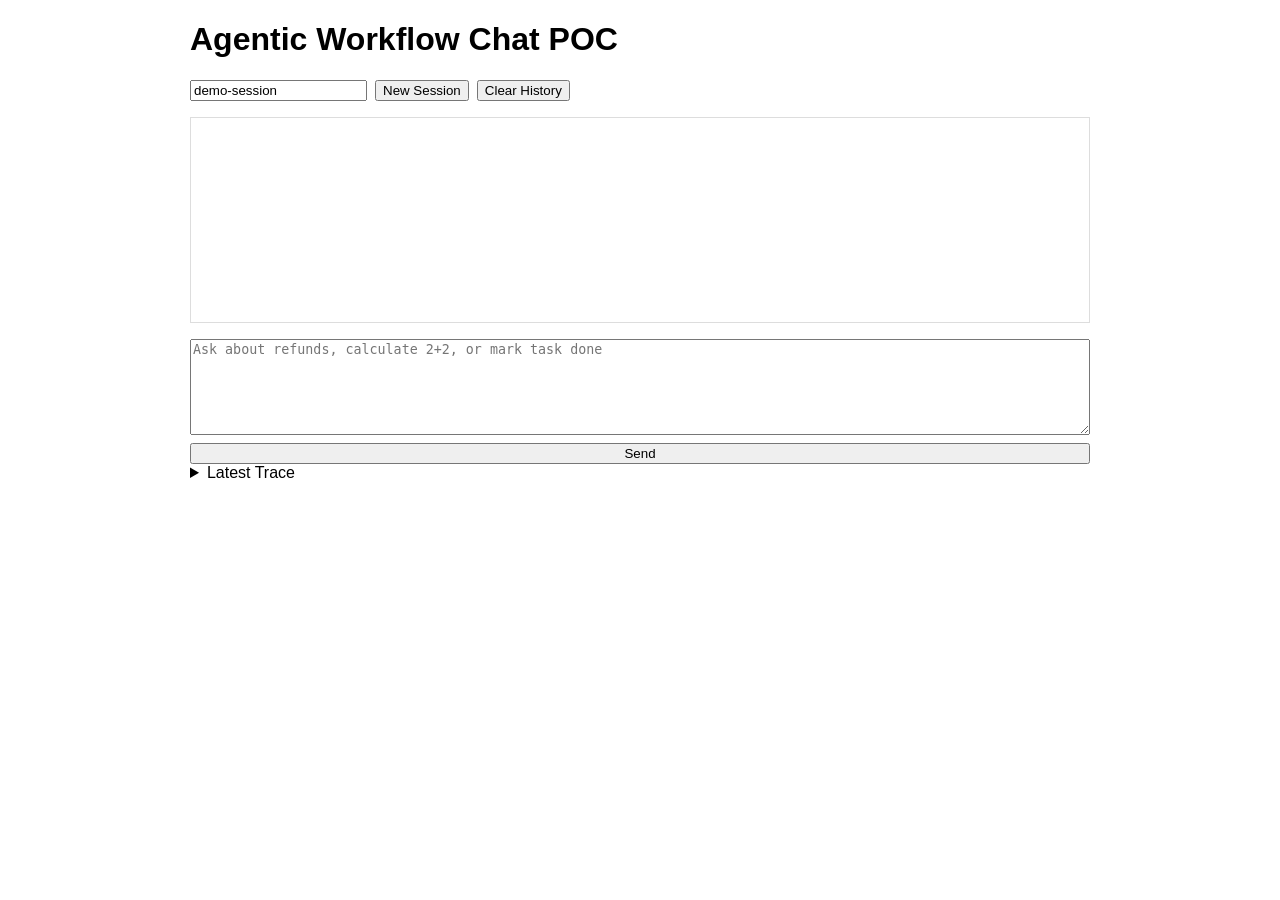
<file: apps/agentic-poc/frontend/index.html>
<!doctype html>
<html lang="en">
  <head>
    <meta charset="UTF-8" />
    <meta name="viewport" content="width=device-width, initial-scale=1.0" />
    <title>Agentic Workflow POC</title>
    <link rel="stylesheet" href="./styles.css" />
  </head>
  <body>
    <main>
      <h1>Agentic Workflow Chat POC</h1>
      <div class="controls">
        <input id="sessionId" value="demo-session" />
        <button id="newSession">New Session</button>
        <button id="clearSession">Clear History</button>
      </div>
      <section id="timeline" class="timeline"></section>
      <form id="chatForm" class="chat-form">
        <textarea id="message" placeholder="Ask about refunds, calculate 2+2, or mark task done"></textarea>
        <button type="submit">Send</button>
      </form>
      <details>
        <summary>Latest Trace</summary>
        <pre id="tracePanel"></pre>
      </details>
      <p id="status"></p>
    </main>
    <script src="./main.js"></script>
  </body>
</html>
</file>
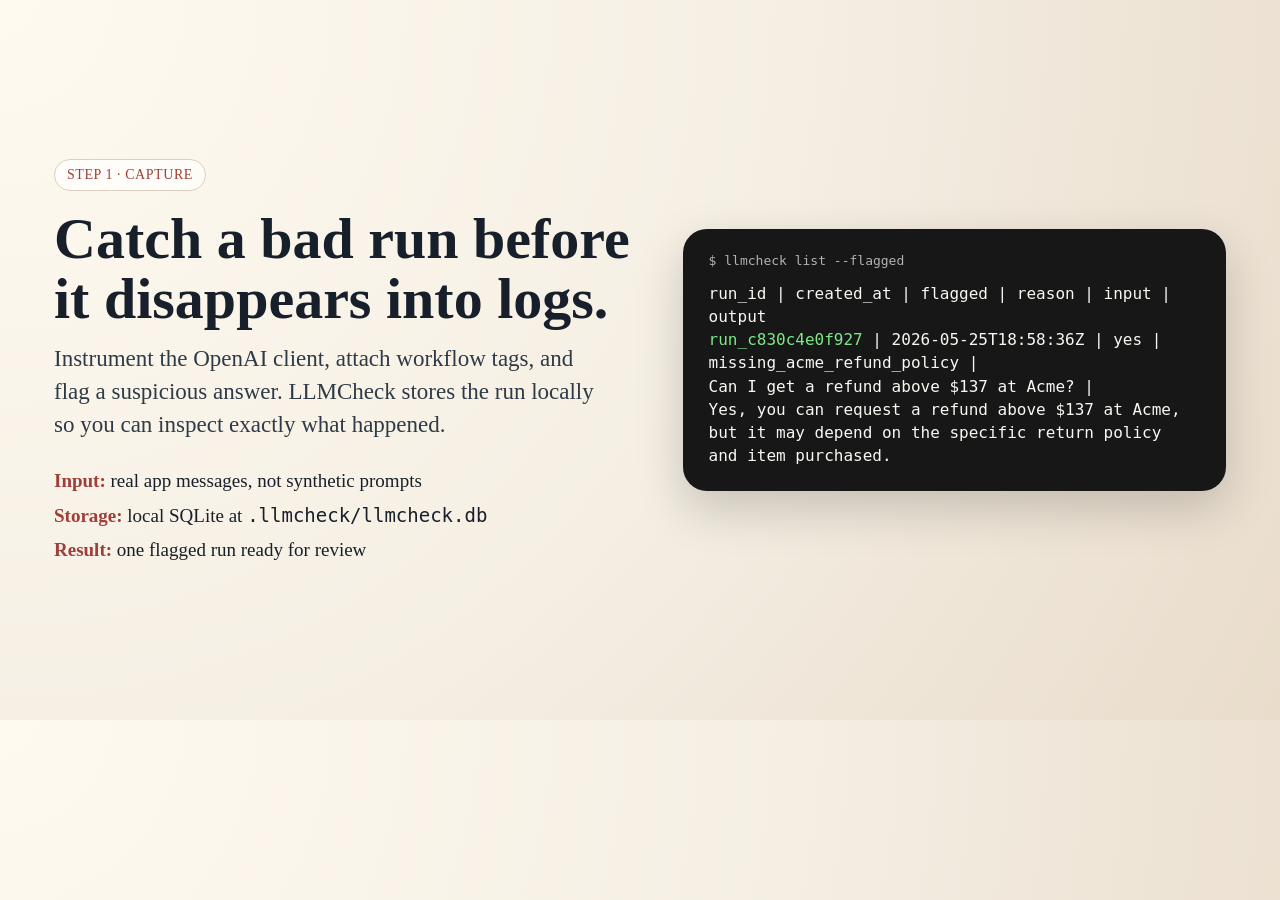
<file: docs/assets/readme-demo/slide-1.html>
<!doctype html>
<html lang="en">
<head>
  <meta charset="utf-8" />
  <meta name="viewport" content="width=device-width, initial-scale=1" />
  <title>LLMCheck Demo - Capture</title>
  <style>
    :root {
      --bg: #f4eee3;
      --panel: #fffdfa;
      --ink: #17202a;
      --muted: #5f6b76;
      --edge: #dccfbe;
      --accent: #9f3f37;
      --terminal: #171717;
      --terminal-ink: #f8f8f2;
      --ok: #7ee787;
    }
    * { box-sizing: border-box; }
    body {
      margin: 0;
      font-family: Georgia, "Times New Roman", serif;
      background: radial-gradient(circle at top left, #fffaf0 0%, var(--bg) 55%, #e9dccb 100%);
      color: var(--ink);
    }
    .wrap {
      width: 1280px;
      min-height: 720px;
      margin: 0 auto;
      padding: 44px 54px;
      display: grid;
      grid-template-columns: 1.05fr 0.95fr;
      gap: 28px;
      align-items: center;
    }
    .eyebrow {
      display: inline-block;
      padding: 7px 12px;
      border: 1px solid var(--edge);
      border-radius: 999px;
      color: var(--accent);
      font-size: 14px;
      letter-spacing: .04em;
      text-transform: uppercase;
      background: rgba(255,255,255,0.72);
    }
    h1 {
      margin: 18px 0 12px;
      font-size: 58px;
      line-height: 1.04;
    }
    .lead {
      margin: 0;
      max-width: 560px;
      font-size: 23px;
      line-height: 1.45;
      color: #2e3b46;
    }
    .points {
      margin-top: 28px;
      display: grid;
      gap: 12px;
      font-size: 19px;
    }
    .point strong { color: var(--accent); }
    .term {
      background: var(--terminal);
      color: var(--terminal-ink);
      border-radius: 24px;
      padding: 24px 26px;
      box-shadow: 0 18px 48px rgba(0,0,0,0.18);
      font-family: ui-monospace, SFMono-Regular, Menlo, monospace;
    }
    .term .title {
      color: #b3b3b3;
      font-size: 13px;
      margin-bottom: 14px;
    }
    pre {
      margin: 0;
      white-space: pre-wrap;
      font-size: 16px;
      line-height: 1.45;
    }
    .good { color: var(--ok); }
  </style>
</head>
<body>
  <div class="wrap">
    <section>
      <div class="eyebrow">Step 1 · Capture</div>
      <h1>Catch a bad run before it disappears into logs.</h1>
      <p class="lead">
        Instrument the OpenAI client, attach workflow tags, and flag a suspicious answer.
        LLMCheck stores the run locally so you can inspect exactly what happened.
      </p>
      <div class="points">
        <div class="point"><strong>Input:</strong> real app messages, not synthetic prompts</div>
        <div class="point"><strong>Storage:</strong> local SQLite at <code>.llmcheck/llmcheck.db</code></div>
        <div class="point"><strong>Result:</strong> one flagged run ready for review</div>
      </div>
    </section>
    <section class="term">
      <div class="title">$ llmcheck list --flagged</div>
      <pre>run_id | created_at | flagged | reason | input | output
<span class="good">run_c830c4e0f927</span> | 2026-05-25T18:58:36Z | yes | missing_acme_refund_policy |
Can I get a refund above $137 at Acme? |
Yes, you can request a refund above $137 at Acme,
but it may depend on the specific return policy
and item purchased.</pre>
    </section>
  </div>
</body>
</html>
</file>
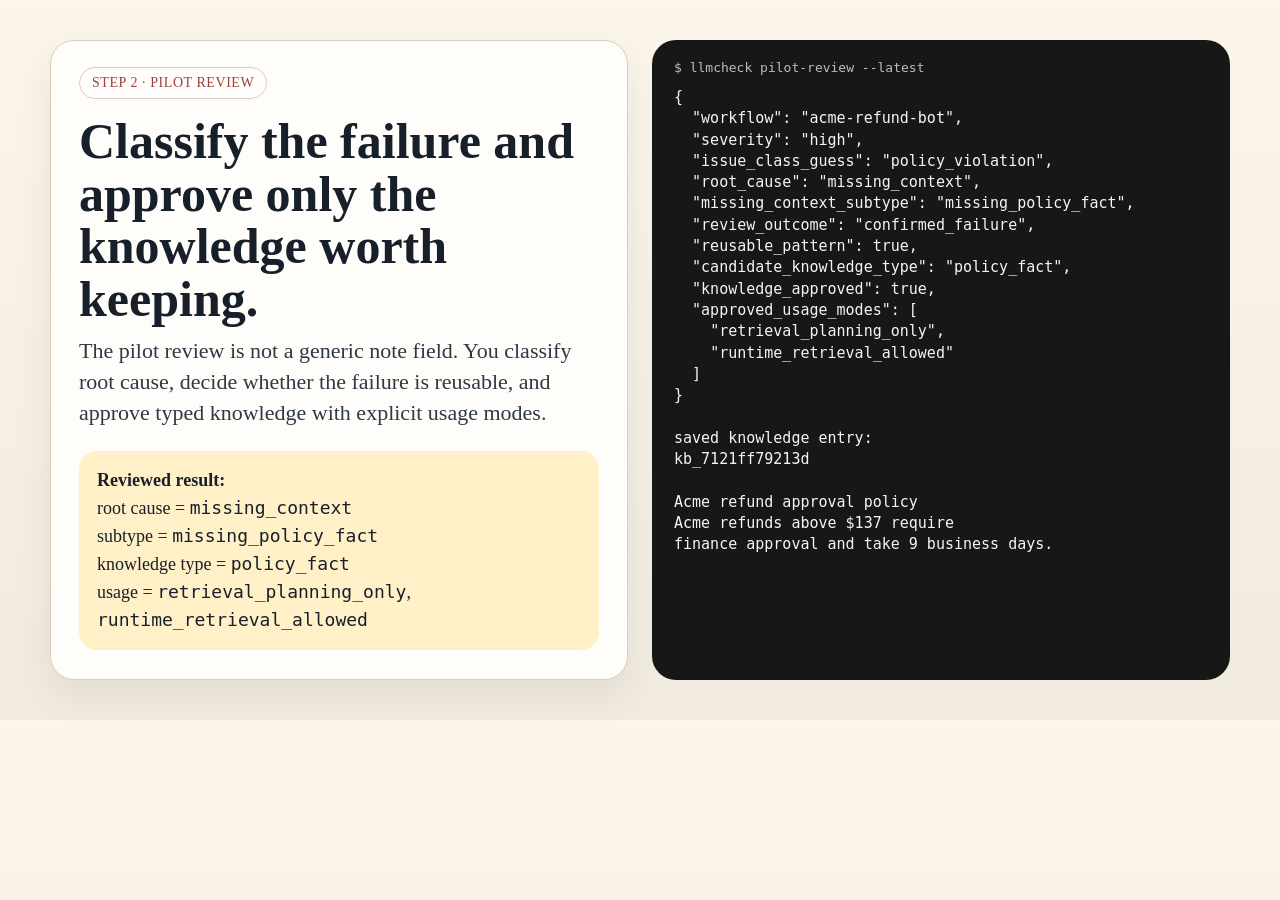
<file: docs/assets/readme-demo/slide-2.html>
<!doctype html>
<html lang="en">
<head>
  <meta charset="utf-8" />
  <meta name="viewport" content="width=device-width, initial-scale=1" />
  <title>LLMCheck Demo - Review</title>
  <style>
    :root {
      --bg: #f0eadf;
      --panel: #fffdfa;
      --ink: #17202a;
      --muted: #697481;
      --edge: #d9cfbf;
      --accent: #9c413b;
      --terminal: #171717;
      --terminal-ink: #f5f5f5;
      --note: #fff0c7;
    }
    * { box-sizing: border-box; }
    body {
      margin: 0;
      font-family: Georgia, "Times New Roman", serif;
      background: linear-gradient(180deg, #fbf5ea 0%, var(--bg) 100%);
      color: var(--ink);
    }
    .wrap {
      width: 1280px;
      min-height: 720px;
      margin: 0 auto;
      padding: 40px 50px;
      display: grid;
      grid-template-columns: 1fr 1fr;
      gap: 24px;
      align-items: stretch;
    }
    .panel {
      background: var(--panel);
      border: 1px solid var(--edge);
      border-radius: 24px;
      padding: 26px 28px;
      box-shadow: 0 14px 40px rgba(0,0,0,0.07);
    }
    .eyebrow {
      display: inline-block;
      padding: 7px 12px;
      border: 1px solid var(--edge);
      border-radius: 999px;
      color: var(--accent);
      font-size: 14px;
      letter-spacing: .04em;
      text-transform: uppercase;
      background: rgba(255,255,255,0.72);
    }
    h1 {
      margin: 16px 0 10px;
      font-size: 50px;
      line-height: 1.05;
    }
    .lead {
      margin: 0 0 22px;
      font-size: 22px;
      line-height: 1.42;
      color: #2f3943;
    }
    .note {
      background: var(--note);
      border-radius: 18px;
      padding: 16px 18px;
      font-size: 18px;
      line-height: 1.5;
    }
    .term {
      background: var(--terminal);
      color: var(--terminal-ink);
      border-radius: 24px;
      padding: 20px 22px;
      font-family: ui-monospace, SFMono-Regular, Menlo, monospace;
      height: 100%;
    }
    .term .title {
      color: #bdbdbd;
      font-size: 13px;
      margin-bottom: 12px;
    }
    pre {
      margin: 0;
      font-size: 15px;
      line-height: 1.42;
      white-space: pre-wrap;
    }
  </style>
</head>
<body>
  <div class="wrap">
    <section class="panel">
      <div class="eyebrow">Step 2 · Pilot Review</div>
      <h1>Classify the failure and approve only the knowledge worth keeping.</h1>
      <p class="lead">
        The pilot review is not a generic note field. You classify root cause, decide whether the failure is reusable, and approve typed knowledge with explicit usage modes.
      </p>
      <div class="note">
        <strong>Reviewed result:</strong><br />
        root cause = <code>missing_context</code><br />
        subtype = <code>missing_policy_fact</code><br />
        knowledge type = <code>policy_fact</code><br />
        usage = <code>retrieval_planning_only</code>, <code>runtime_retrieval_allowed</code>
      </div>
    </section>
    <section class="term">
      <div class="title">$ llmcheck pilot-review --latest</div>
      <pre>{
  "workflow": "acme-refund-bot",
  "severity": "high",
  "issue_class_guess": "policy_violation",
  "root_cause": "missing_context",
  "missing_context_subtype": "missing_policy_fact",
  "review_outcome": "confirmed_failure",
  "reusable_pattern": true,
  "candidate_knowledge_type": "policy_fact",
  "knowledge_approved": true,
  "approved_usage_modes": [
    "retrieval_planning_only",
    "runtime_retrieval_allowed"
  ]
}

saved knowledge entry:
kb_7121ff79213d

Acme refund approval policy
Acme refunds above $137 require
finance approval and take 9 business days.</pre>
    </section>
  </div>
</body>
</html>
</file>
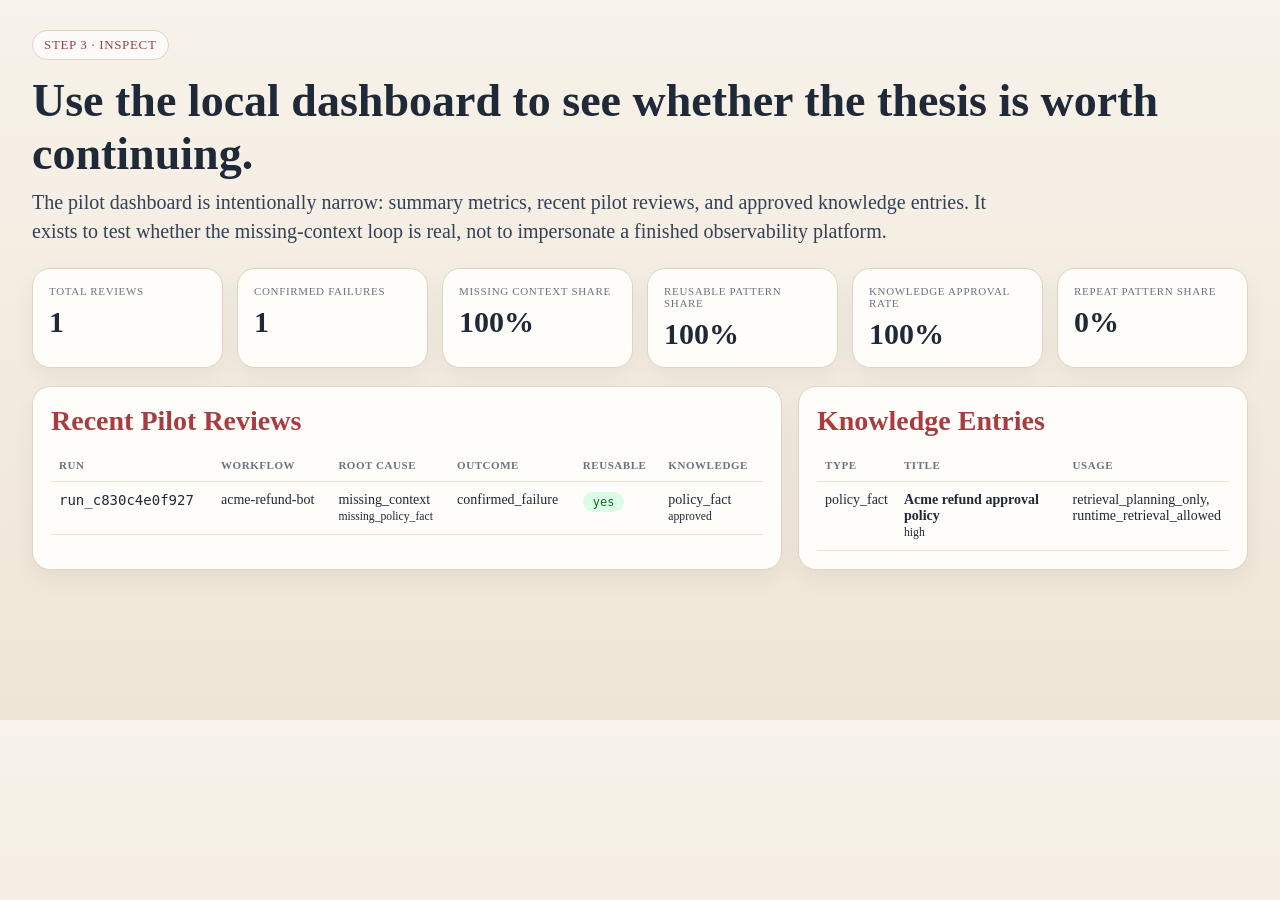
<file: docs/assets/readme-demo/slide-3.html>
<!doctype html>
<html lang="en">
<head>
  <meta charset="utf-8" />
  <meta name="viewport" content="width=device-width, initial-scale=1" />
  <title>LLMCheck Demo - Dashboard</title>
  <style>
    :root {
      --bg: #f6efe5;
      --panel: #fffdf9;
      --ink: #1f2937;
      --muted: #6b7280;
      --edge: #dfd3c3;
      --accent: #a63d40;
      --ok: #166534;
      --soft: #ede1cf;
    }
    * { box-sizing: border-box; }
    body {
      margin: 0;
      font-family: Georgia, "Times New Roman", serif;
      background: linear-gradient(180deg, #f7f2ea, #efe5d6);
      color: var(--ink);
    }
    .wrap {
      width: 1280px;
      min-height: 720px;
      margin: 0 auto;
      padding: 30px 32px 36px;
    }
    .hero {
      margin-bottom: 20px;
    }
    .eyebrow {
      display: inline-block;
      padding: 6px 11px;
      border: 1px solid var(--edge);
      border-radius: 999px;
      color: var(--accent);
      font-size: 13px;
      letter-spacing: .05em;
      text-transform: uppercase;
      background: rgba(255,255,255,0.72);
    }
    h1 {
      margin: 14px 0 8px;
      font-size: 46px;
    }
    .lead {
      margin: 0;
      font-size: 20px;
      line-height: 1.45;
      max-width: 980px;
      color: #334155;
    }
    .grid {
      display: grid;
      gap: 14px;
      grid-template-columns: repeat(6, 1fr);
      margin: 22px 0 18px;
    }
    .card, .panel {
      background: var(--panel);
      border: 1px solid var(--edge);
      border-radius: 18px;
      box-shadow: 0 10px 24px rgba(0,0,0,0.05);
    }
    .card {
      padding: 16px;
    }
    .k {
      font-size: 11px;
      color: var(--muted);
      text-transform: uppercase;
      letter-spacing: .06em;
    }
    .v {
      font-size: 30px;
      font-weight: 700;
      margin-top: 8px;
    }
    .split {
      display: grid;
      grid-template-columns: 1.25fr 0.75fr;
      gap: 16px;
    }
    .panel {
      padding: 18px;
    }
    h2 {
      margin: 0 0 12px;
      color: var(--accent);
      font-size: 28px;
    }
    table {
      width: 100%;
      border-collapse: collapse;
      font-size: 14px;
    }
    th, td {
      border-bottom: 1px solid var(--soft);
      padding: 10px 8px;
      text-align: left;
      vertical-align: top;
    }
    th {
      font-size: 11px;
      color: var(--muted);
      text-transform: uppercase;
      letter-spacing: .05em;
    }
    .badge {
      display: inline-block;
      padding: 4px 10px;
      border-radius: 999px;
      background: #dcfce7;
      color: var(--ok);
      font: 12px/1 ui-monospace, monospace;
    }
  </style>
</head>
<body>
  <div class="wrap">
    <div class="hero">
      <div class="eyebrow">Step 3 · Inspect</div>
      <h1>Use the local dashboard to see whether the thesis is worth continuing.</h1>
      <p class="lead">
        The pilot dashboard is intentionally narrow: summary metrics, recent pilot reviews, and approved knowledge entries. It exists to test whether the missing-context loop is real, not to impersonate a finished observability platform.
      </p>
    </div>

    <div class="grid">
      <div class="card"><div class="k">Total Reviews</div><div class="v">1</div></div>
      <div class="card"><div class="k">Confirmed Failures</div><div class="v">1</div></div>
      <div class="card"><div class="k">Missing Context Share</div><div class="v">100%</div></div>
      <div class="card"><div class="k">Reusable Pattern Share</div><div class="v">100%</div></div>
      <div class="card"><div class="k">Knowledge Approval Rate</div><div class="v">100%</div></div>
      <div class="card"><div class="k">Repeat Pattern Share</div><div class="v">0%</div></div>
    </div>

    <div class="split">
      <div class="panel">
        <h2>Recent Pilot Reviews</h2>
        <table>
          <thead>
            <tr>
              <th>Run</th>
              <th>Workflow</th>
              <th>Root Cause</th>
              <th>Outcome</th>
              <th>Reusable</th>
              <th>Knowledge</th>
            </tr>
          </thead>
          <tbody>
            <tr>
              <td><code>run_c830c4e0f927</code></td>
              <td>acme-refund-bot</td>
              <td>missing_context<br /><small>missing_policy_fact</small></td>
              <td>confirmed_failure</td>
              <td><span class="badge">yes</span></td>
              <td>policy_fact<br /><small>approved</small></td>
            </tr>
          </tbody>
        </table>
      </div>
      <div class="panel">
        <h2>Knowledge Entries</h2>
        <table>
          <thead>
            <tr>
              <th>Type</th>
              <th>Title</th>
              <th>Usage</th>
            </tr>
          </thead>
          <tbody>
            <tr>
              <td>policy_fact</td>
              <td><strong>Acme refund approval policy</strong><br /><small>high</small></td>
              <td>retrieval_planning_only,<br />runtime_retrieval_allowed</td>
            </tr>
          </tbody>
        </table>
      </div>
    </div>
  </div>
</body>
</html>
</file>
<file: apps/agentic-poc/frontend/styles.css>
body {
  font-family: Arial, sans-serif;
  max-width: 900px;
  margin: 1rem auto;
  padding: 0 1rem;
}

.controls {
  display: flex;
  gap: 0.5rem;
  margin-bottom: 1rem;
}

.timeline {
  border: 1px solid #ddd;
  min-height: 180px;
  padding: 0.75rem;
  margin-bottom: 1rem;
}

.chat-form {
  display: flex;
  flex-direction: column;
  gap: 0.5rem;
}

textarea {
  min-height: 90px;
}

.msg-user {
  color: #024;
}

.msg-assistant {
  color: #204800;
}
</file>
